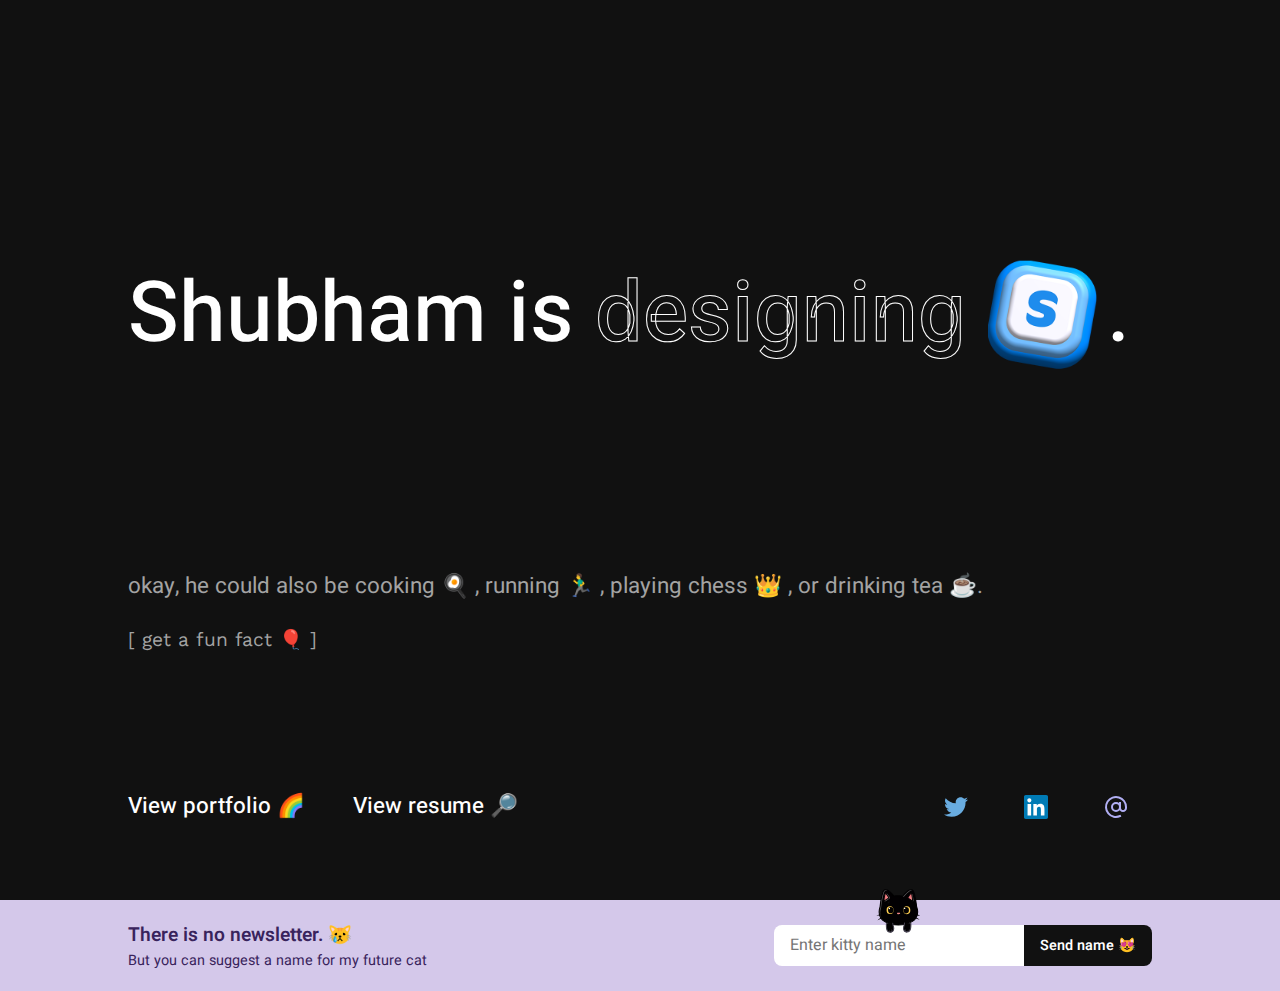
<file: index.html>
<!doctype html>
<html lang="en-US">
    <head>
        <title>Shubham Verma</title>
        <meta charset="utf-8">
        <meta name="viewport" content="width=device-width, initial-scale=1.0">
        
        <meta name="description" content="Hi, I'm Shubham, a product designer and your potential bff.">

        <!-- twitter open graph data -->
        <meta name="twitter:card" content="summary"></meta>
        <meta name="twitter:title" content="Shubham Verma">
        <meta name="twitter:description" content="Hi, I'm Shubham, a product designer and your potential bff.">
        <meta name="twitter:creator" content="@shoobumverma">
        <meta name="twitter:image" content="https://shoobum.com/images/shubham.jpg">
        <meta name="twitter:image:alt" content="Shubham in a public place without a mask, shamelessly smiling.">

        <!-- regular open graph data -->
        <meta property="og:title" content="Shubham Verma">
        <meta property="og:url" content="https://shoobum.com">
        <meta property="og:image" content="https://shoobum.com/images/shubham.jpg">
        <meta property="og:image:alt" content="Shubham in a public place without a mask, shamelessly smiling.">
        <meta property="og:description" content="Hi, I'm Shubham, a product designer and your potential bff.">
        <meta property="og:site_name" content="Shubham Verma">

        <link rel = "stylesheet" type = "text/css" href = "css/myStyle.css"/>
        <script type="text/javascript" src="./magic.js"></script>

        <link rel="preconnect" href="https://fonts.gstatic.com">
        <link href="https://fonts.googleapis.com/css2?family=Heebo:wght@400;500;600;700&display=swap" rel="stylesheet">
        <link href="https://fonts.googleapis.com/css2?family=Work+Sans:ital@1&display=swap" rel="stylesheet">
        
        <link rel="apple-touch-icon" sizes="180x180" href="favicon/apple-touch-icon.png">
        <link rel="icon" type="image/png" sizes="32x32" href="favicon/favicon-32x32.png">
        <link rel="icon" type="image/png" sizes="16x16" href="favicon/favicon-16x16.png">
        <link rel="manifest" href="favicon/site.webmanifest">
        
    </head>

    <body>
        <div class="pageContainer">
            <div class="gridContainer">
                    <div class="headingItem headingFlexbox headingText">
                        <div>
                            Shubham is&nbsp;
                        </div>
                        
                        <a href="https://reading.supply/@shoob/design-ZL3VfI" target="_blank" class="link link--metis designOutline">
                           designing
                        </a>

                        <a href="https://www.sumhr.com" target="_blank" class="headingIconDiv">
                            <img src="./images/icon-transparent.png" alt="sumHR Icon" class="currentWorkIcon">
                        </a>                     

                        <span>
                            .
                        </span>
                    </div>
                    
                    <div id="activitySpace" class="activityItem activityText">
                        <div id="isHeSleeping" class="activityTextArea">okay, he could also be cooking 🍳 , running 🏃‍♂️ , playing chess 👑 , or drinking tea ☕.</div>

                        <div id="wakeButton" class="clickHereText" tabindex="0" onclick="wakeup()">[ wake him up ]</div>
                    </div>
                
                    <div class="workItem workFlexbox">
                        <div class="workLink">
                            <a href="https://work.shoobum.com" target="_blank" class="link link--metis">
                                <div class="linkIconText">
                                    View portfolio 🌈
                                </div>
                            </a>
                        </div>

                        <div class="workLink">
                            <a href="https://read.cv/shoob" target="_blank" class="link link--metis">
                                <div class="linkIconText">
                                    View resume 🔎
                                </div>
                            </a>
                        </div>
                    </div>

                    <div class="socialItem">
                        <a href="https://www.twitter.com/shoobumverma" class="socialIcon" target="_blank">
                            <img src="./svg/logo-twitter.svg" alt="Twitter icon">
                        </a>

                        <a href="https://www.linkedin.com/in/shoobumverma" class="socialIcon" target="_blank">
                            <img src="./svg/logo-linkedin.svg" alt="Linkedin icon">
                        </a>

                        <a href="mailto:vermashubham96@gmail.com" class="socialIcon" target="_blank">
                            <img src="./svg/emailv2.svg" alt="Email icon">
                        </a>

                    </div>

            </div>

            <div class="kittyItem kittyGrid">
                <div class="kittyTask">
                    <div class="kittyTitle">
                        There is no newsletter. 😿
                    </div>
                    <div class="kittyDesc">
                        But you can suggest a name for my future cat
                    </div>
                </div>

                <div class="kittyInput">
                    <img src="./svg/kitty-black.svg" alt="Kitty cat" width="50px" class="kittyPic">

                    <form name="KittyNamePoll" id="kittyForm" method="POST" target="hiddenFrame" class="formDiv" onsubmit="submitForm()" action="https://docs.google.com/forms/u/0/d/e/1FAIpQLSdLpJFKpLLdGMVsMfApP_NrcXQ0ICqg2oqJtT112LnDOR0Dcg/formResponse">
                        <input type="text" name="entry.906472623" class="wallE" aria-label="If you are a human, leave this empty" autocomplete="off" tabindex="-1">    <!-- honey-pot field to avoid bot responses -->

                        <input type="text" name="entry.1446769492" placeholder="Enter kitty name" aria-label="Kitty Name" required autocomplete="off" class="nameInput" id="nameField" oninvalid="this.setCustomValidity('Are you trying to say I shouldn\'t get a cat? *gasp*')" oninput="this.setCustomValidity('')">

                        <input type="submit" value="Send name 😻" class="button" id="submitButton">
                    </form>
                </div>
            </div>
        </div>       

        <iframe name="hiddenFrame" id="hiddenFrame" class="wallE" title="hidden Frame" onload="{
            var form = document.getElementById('kittyForm');
            form.reset();
        }"></iframe>

    </body>

</html>
</file>
<file: css/myStyle.css>
/* Change highlight color on page */
::selection {
  background: #c3b1e1; /* WebKit/Blink Browsers */
  color: #111111;
}

::-moz-selection {
  background: #c3b1e1; /* Gecko Browsers */
  color: #111111;
}

@media (prefers-reduced-motion: no-preference) {
  :focus {
    transition: outline-offset 0.2s ease-in-out;
    outline-offset: 5px;
  }
}

html {
  scroll-behavior: smooth;
}

body {
  font-family: "Heebo", sans-serif;
  line-height: 1.6em;
  color: #ffffff;
  background-color: #111111;
  margin: 0;
}

a {
  color: #ffffff;
  text-decoration: none;
}

a:hover {
  opacity: 80%;
}

a:active {
  background: #c3b1e1;
  opacity: 100%;
}

/*Magical Link Animation Start*/

.link {
  position: relative;
  white-space: nowrap;
}

.link::before,
.link::after {
  position: absolute;
  width: 100%;
  height: 1px;
  background: #efefef;
  top: 100%;
  left: 0;
}

.link::before {
  content: "";
  /* show by default */
}

.link--metis::before {
  transform-origin: 100% 50%;
  transform: scale3d(0, 1, 1);
  transition: transform 0.3s;
}

.link--metis:hover::before {
  transform-origin: 0% 50%;
  transform: scale3d(1, 1, 1);
}

/*Magical Link Animation End*/

.pageContainer {
  display: grid;
  grid-template-rows: auto auto;
  grid-template-columns: 1fr;
  grid-gap: 0px;
  grid-template-areas: "me" "kitty";
}

.gridContainer {
  /* Page grid container */
  grid-area: me;
  display: grid;
  max-width: 80vw;
  height: 100vh;
  padding: 0vw 10vw 0vw;
  grid-template-rows: auto 150px auto;
  grid-template-columns: 1.5fr 1fr;
  grid-gap: 0px;
  grid-template-areas: "heading heading" "activities activities" "work social";
}

.headingItem {
  padding: 0vw 0vw;
  height: 30vh;
  grid-area: heading;
  position: relative;
}

.headingFlexbox {
  display: flex;
  flex-wrap: wrap;
  justify-content: flex-start;
  align-items: center;
}

.headingText {
  font-size: 6.6vw;
  line-height: 1.6em;
  font-weight: 500;
  padding-top: 20vh;
}

.designOutline {
  color: #111111;
  -webkit-text-stroke-width: 1px;
  -webkit-text-stroke-color: #ffffff;
}

.designOutline:active {
  color: #ffffff;
  -webkit-text-stroke-width: 0px;
  background-color: #111111;
}

.headingIconDiv {
  width: 9vw;
  margin: 40px 0.5vw 0px 1.5vw;

  animation: float 8s ease-in-out infinite;
}

@keyframes float {
  0% {
    transform: translatey(0px);
  }
  50% {
    transform: translatey(-30px);
  }
  100% {
    transform: translatey(0px);
  }
}

.currentWorkIcon {
  width: 100%;
  -webkit-transition: all 0.3s;
  -moz-transition: all 0.3s;
  transition: all 0.3s;
}

.currentWorkIcon:hover {
  transform: rotateZ(-10deg);
  -webkit-transition: all 0.4s;
  -moz-transition: all 0.4s;
  transition: all 0.4s;
}

.currentWorkIcon:active {
  transform: scale(0.9) rotateZ(-10deg);
  -webkit-transition: all 0.2s;
  -moz-transition: all 0.2s;
  transition: all 0.2s;
}

.headingIconDiv:hover {
  opacity: 100%;
}

.headingIconDiv:active {
  background: none;
}

.activityItem {
  grid-area: activities;
  line-height: 1.6em;
}

.activityText {
  font-size: 1.4rem;
  font-weight: 400;
  color: #a3a3a3;
  line-height: 2em;
}

.activityTextArea {
  margin-bottom: 8px;
}

.clickHereText {
  font-family: "Work Sans", sans-serif;
  font-size: 1.2rem;
  display: inline;
  cursor: pointer;
  transform: scale(1);
}

.clickHereText:active {
  font-size: 1.12rem;
  text-align: center;
  -webkit-transition: all 0.1s;
  -moz-transition: all 0.1s;
  transition: all 0.1s;
  padding-left: 4px;
}

#activitySpace {
  opacity: 1;
  transition: opacity 0.2s cubic-bezier(0.6, 0.05, 0.31, 0.78);
  -webkit-transition: opacity 0.2s cubic-bezier(0.6, 0.05, 0.31, 0.78);
  -moz-transition: opacity 0.2s cubic-bezier(0.6, 0.05, 0.31, 0.78);
}

#activitySpace.fadeOut {
  opacity: 0;
}
.workItem {
  grid-area: work;
  font-size: 1.4rem;
  font-weight: 400;
  align-self: center;
}

.workFlexbox {
  display: flex;
  flex-wrap: wrap;
}

.workLink {
  margin: 0 48px 0 0;
}

.not-allowed {
  cursor: not-allowed;
  opacity: 0.5;
}

.not-allowed:hover {
  opacity: 0.5;
}

.not-allowed:active {
  background: none;
}

.linkIconText {
  display: inline;
  padding: 16px 0px;
  font-weight: 500;
}

.socialItem {
  grid-area: social;
  justify-self: end;
  display: flex;
  align-items: center;
}

.socialIcon {
  width: 24px;
  height: 24px;
  display: inline;
  margin-left: 8px;
  border-radius: 50%;
  -webkit-transition: all 0.2s;
  -moz-transition: all 0.2s;
  transition: all 0.2s;
}

.socialIcon:active {
  background: none;
}

a.socialIcon:hover {
  border-bottom: 0px solid;
  background-color: #ffffff;
  opacity: 100%;
  -webkit-transition: all 0.2s;
  -moz-transition: all 0.2s;
  transition: all 0.2s;
}

.socialIcon:active {
  transform: scale(0.9);
  -webkit-transition: all 0.2s;
  -moz-transition: all 0.2s;
  transition: all 0.2s;
}

a.socialIcon {
  padding: 24px;
}

.kittyItem {
  grid-area: kitty;
  background: #d4c8ea;
  position: relative;
}

.kittyGrid {
  display: grid;
  max-width: 80vw;
  padding: 20px 10vw;
  grid-template-columns: 1fr 1fr;
  grid-template-rows: auto;
  grid-template-areas: "info form";
  grid-gap: 0px;
  justify-items: center;
  align-items: center;
}

.kittyTask {
  grid-area: info;
  justify-self: start;
  color: #39235c;
}

.kittyTitle {
  font-size: 1.2rem;
  line-height: 1.6em;
  font-weight: 600;
}

.kittyDesc {
  font-size: 0.9rem;
  font-weight: 400;
  text-align: center;
  line-height: 1.4em;
}

.kittyTwitterText {
  color: #39235c;
  font-family: "Work Sans", sans-serif;
}

.kittyInput {
  grid-area: form;
  justify-self: end;
  position: relative;
  justify-content: center;
  display: flex;
  flex-direction: column;
}

.formDiv {
  display: flex;
  position: relative;
}

.kittyPic {
  position: absolute;
  margin-top: -70px;
  margin-left: 100px;
  z-index: 10;
}

.nameInput {
  padding: 8px 16px;
  font-size: 1rem;
  font-family: inherit;
  border: none;
  box-sizing: border-box;
  -moz-box-sizing: border-box;
  -webkit-box-sizing: border-box;
  margin: 0 0px 0 0;
  width: 250px;
  border-radius: 8px 0px 0px 8px;
}

.nameInput:focus {
  border: 2px solid #111111;
  outline: none;
}

.button {
  /* remove default behavior */
  appearance: none;
  -webkit-appearance: none;

  /* usual styles */
  padding: 10px 16px;
  font-family: inherit;
  font-weight: 600;
  font-size: 0.9rem;
  cursor: pointer;
  background: #111111;
  color: #ffffff;
  border: none;
  border-radius: 0px 8px 8px 0px;

  -webkit-transition: all 0.2s;
  -moz-transition: all 0.2s;
  transition: all 0.2s;
}

.button:hover {
  -webkit-transition: all 0.2s;
  -moz-transition: all 0.2s;
  transition: all 0.2s;
}

.button:active {
  transform: scaleX(1.1);
  outline: none;

  -webkit-transition: all 0.2s;
  -moz-transition: all 0.2s;
  transition: all 0.2s;
}

.wallE {
  opacity: 0;
  position: absolute;
  top: 0;
  left: 0;
  height: 0;
  width: 0;
  z-index: -1;
}

/*mobile*/
@media only screen and (min-width: 0px) and (max-width: 640px) {
  .gridContainer {
    /* Page grid container */
    max-width: 90vw;
    height: auto;
    padding: 0px 24px 0px;
    grid-template-rows: auto auto auto auto;
    grid-template-areas: "heading heading" "activities activities" "work work" "social social";
  }

  .headingItem {
    height: auto;
  }

  .headingText {
    font-size: 15.4vw;
    line-height: 1.6em;
    padding-top: 100px;
  }

  .headingIconDiv {
    width: 30vw;
    margin: 24px 0.5vw 0px 0px;
  }

  .activityItem {
    align-self: center;
  }

  .activityText {
    font-size: 1.3rem;
    line-height: 1.8em;
    margin-bottom: 64px;
  }

  .activityTextArea {
    height: 5.4em;
    margin-bottom: 40px;
  }

  .workFlexbox {
    justify-content: space-between;
  }

  .workLink {
    margin: 0 16px 32px 0;
  }

  .socialItem {
    justify-self: center;
    display: flex;
    align-items: center;
    margin: 32px 0px;
  }

  .socialIcon {
    margin-left: 12px;
    margin-right: 12px;
  }

  .kittyGrid {
    max-width: 90vw;
    padding: 24px 5vw;
    grid-template-columns: 1fr 1fr;
    grid-template-rows: auto auto;
    grid-template-areas: "info info" "form form";
  }

  .kittyTask {
    justify-self: center;
  }

  .kittyTitle {
    text-align: center;
    font-size: 1.1rem;
  }

  .kittyDesc {
    font-size: 0.8rem;
  }

  .kittyInput {
    justify-self: center;
    width: 100%;
  }

  .kittyPic {
    position: relative;
    align-self: center;
    margin: 10px 0 0 0;
  }

  .formDiv {
    margin: -12px 0px 32px;
  }

  .nameInput {
    width: 80%;
    padding: 8px 16px;
  }

  /* remove animation for hover and click */

  a:hover {
    opacity: 100%;
  }

  /*Magical Link Animation Start*/

  .link::before,
  .link::after {
    position: absolute;
    width: 100%;
    height: 0px;
    background: #efefef;
    top: 100%;
    left: 0;
  }

  .link::before {
    content: "";
    /* show by default */
  }

  .link--metis::before {
    transform-origin: 100% 50%;
    transform: scale3d(0, 1, 1);
    transition: transform 0.3s;
  }

  .link--metis:hover::before {
    transform-origin: 0% 50%;
    transform: scale3d(1, 1, 1);
  }

  /*Magical Link Animation End*/

  .currentWorkIcon:hover {
    transform: none;
  }

  .currentWorkIcon:active {
    transform: scale(0.9);
    -webkit-transition: all 0.2s;
    -moz-transition: all 0.2s;
    transition: all 0.2s;
  }

  a.socialIcon:hover {
    border-bottom: 0px solid;
    background-color: #ffffff;
    opacity: 100%;
  }

  .socialIcon:active {
    transform: none;
  }

  .button:hover {
    transform: none;
  }

  .button:active {
    transform: none;
    outline: none;
  }
}

/*tablet*/
@media only screen and (min-width: 641px) and (max-width: 990px) {
  .gridContainer {
    /* Page grid container */
    grid-area: me;
    max-width: 90vw;
    padding: 0vw 5vw 0vw;
    grid-template-rows: auto 150px auto;
    grid-template-columns: 1.5fr 1fr;
  }

  .headingText {
    font-size: 7.5vw;
  }

  .activityText {
    font-size: 1.2rem;
  }

  .workItem {
    font-size: 1.2rem;
  }

  .workLink {
    margin: 0 32px 0 0;
  }

  a.socialIcon {
    padding: 8px;
    margin-left: 16px;
  }

  .kittyGrid {
    max-width: 90vw;
    padding: 20px 5vw;
  }

  .kittyTitle {
    font-size: 1.1rem;
  }

  .kittyDesc {
    font-size: 0.8rem;
  }

  .nameInput {
    padding: 8px 16px;
    font-size: 1rem;
    font-family: inherit;
    border: none;
    margin: 0 0px 0 0;
    width: 180px;
  }
}
</file>
